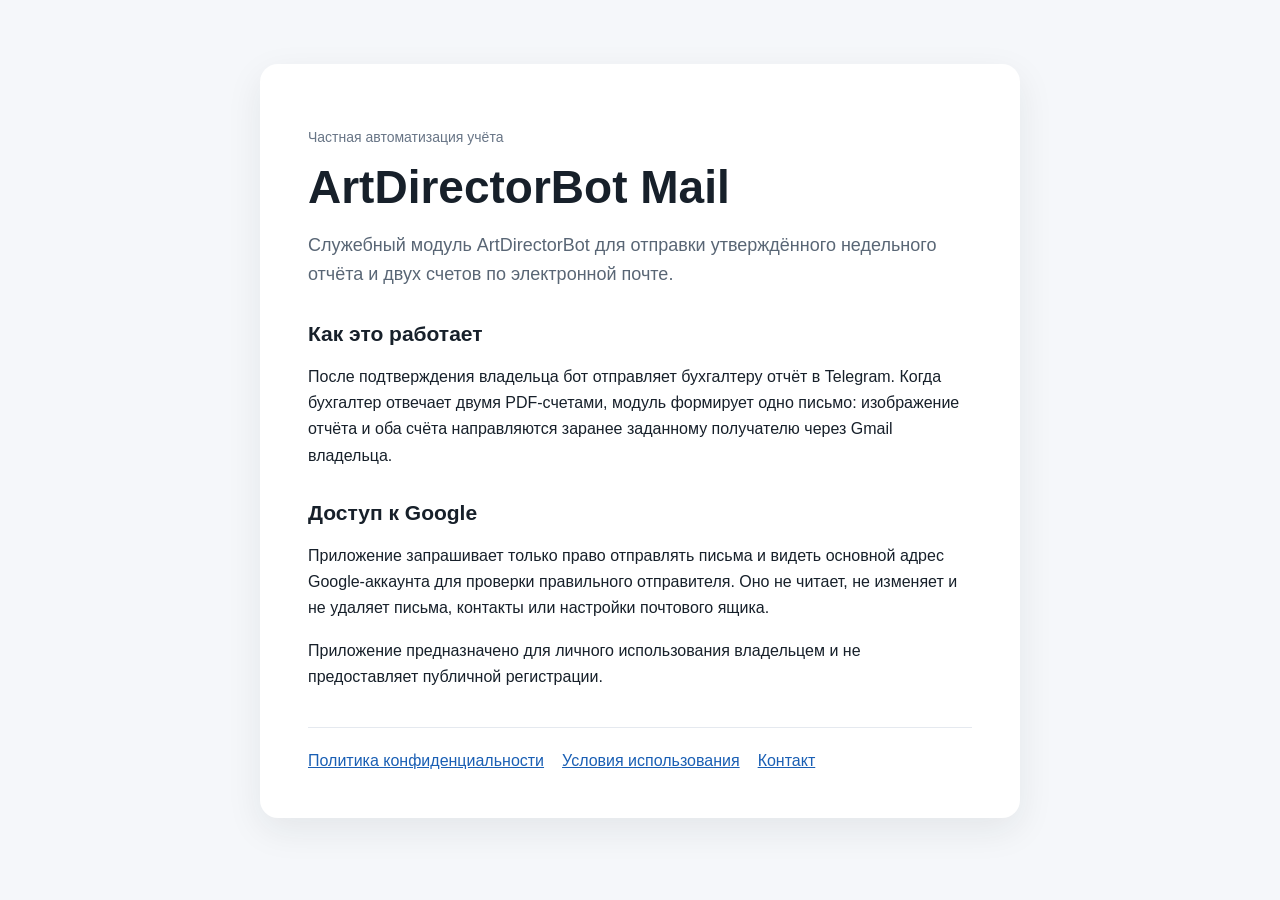
<file: index.html>
<!doctype html><html lang="ru"><head><meta charset="utf-8"><meta name="viewport" content="width=device-width,initial-scale=1"><title>ArtDirectorBot Mail</title><link rel="stylesheet" href="style.css"></head><body><main><p class="meta">Частная автоматизация учёта</p><h1>ArtDirectorBot Mail</h1><p class="kicker">Служебный модуль ArtDirectorBot для отправки утверждённого недельного отчёта и двух счетов по электронной почте.</p><h2>Как это работает</h2><p>После подтверждения владельца бот отправляет бухгалтеру отчёт в Telegram. Когда бухгалтер отвечает двумя PDF-счетами, модуль формирует одно письмо: изображение отчёта и оба счёта направляются заранее заданному получателю через Gmail владельца.</p><h2>Доступ к Google</h2><p>Приложение запрашивает только право отправлять письма и видеть основной адрес Google-аккаунта для проверки правильного отправителя. Оно не читает, не изменяет и не удаляет письма, контакты или настройки почтового ящика.</p><p>Приложение предназначено для личного использования владельцем и не предоставляет публичной регистрации.</p><nav><a href="privacy.html">Политика конфиденциальности</a><a href="terms.html">Условия использования</a><a href="mailto:zakatalovone@gmail.com">Контакт</a></nav></main></body></html>
</file>
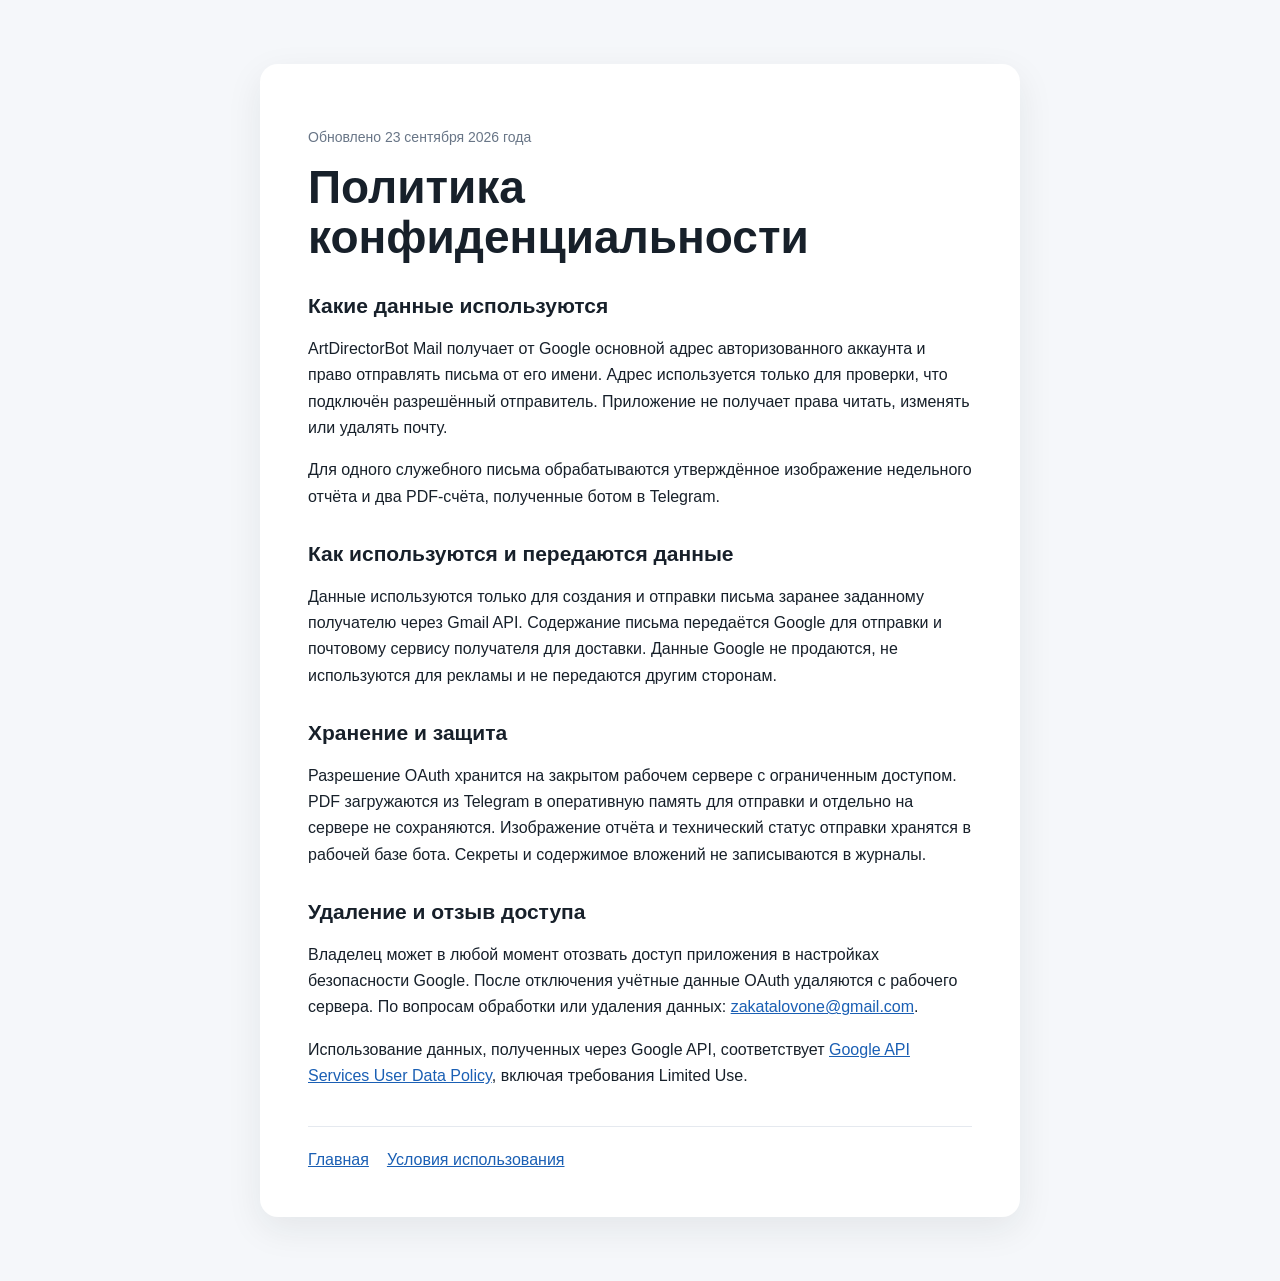
<file: privacy.html>
<!doctype html><html lang="ru"><head><meta charset="utf-8"><meta name="viewport" content="width=device-width,initial-scale=1"><title>Политика конфиденциальности — ArtDirectorBot Mail</title><link rel="stylesheet" href="style.css"></head><body><main><p class="meta">Обновлено 23 сентября 2026 года</p><h1>Политика конфиденциальности</h1><h2>Какие данные используются</h2><p>ArtDirectorBot Mail получает от Google основной адрес авторизованного аккаунта и право отправлять письма от его имени. Адрес используется только для проверки, что подключён разрешённый отправитель. Приложение не получает права читать, изменять или удалять почту.</p><p>Для одного служебного письма обрабатываются утверждённое изображение недельного отчёта и два PDF-счёта, полученные ботом в Telegram.</p><h2>Как используются и передаются данные</h2><p>Данные используются только для создания и отправки письма заранее заданному получателю через Gmail API. Содержание письма передаётся Google для отправки и почтовому сервису получателя для доставки. Данные Google не продаются, не используются для рекламы и не передаются другим сторонам.</p><h2>Хранение и защита</h2><p>Разрешение OAuth хранится на закрытом рабочем сервере с ограниченным доступом. PDF загружаются из Telegram в оперативную память для отправки и отдельно на сервере не сохраняются. Изображение отчёта и технический статус отправки хранятся в рабочей базе бота. Секреты и содержимое вложений не записываются в журналы.</p><h2>Удаление и отзыв доступа</h2><p>Владелец может в любой момент отозвать доступ приложения в настройках безопасности Google. После отключения учётные данные OAuth удаляются с рабочего сервера. По вопросам обработки или удаления данных: <a href="mailto:zakatalovone@gmail.com">zakatalovone@gmail.com</a>.</p><p>Использование данных, полученных через Google API, соответствует <a href="https://developers.google.com/terms/api-services-user-data-policy">Google API Services User Data Policy</a>, включая требования Limited Use.</p><nav><a href="index.html">Главная</a><a href="terms.html">Условия использования</a></nav></main></body></html>
</file>
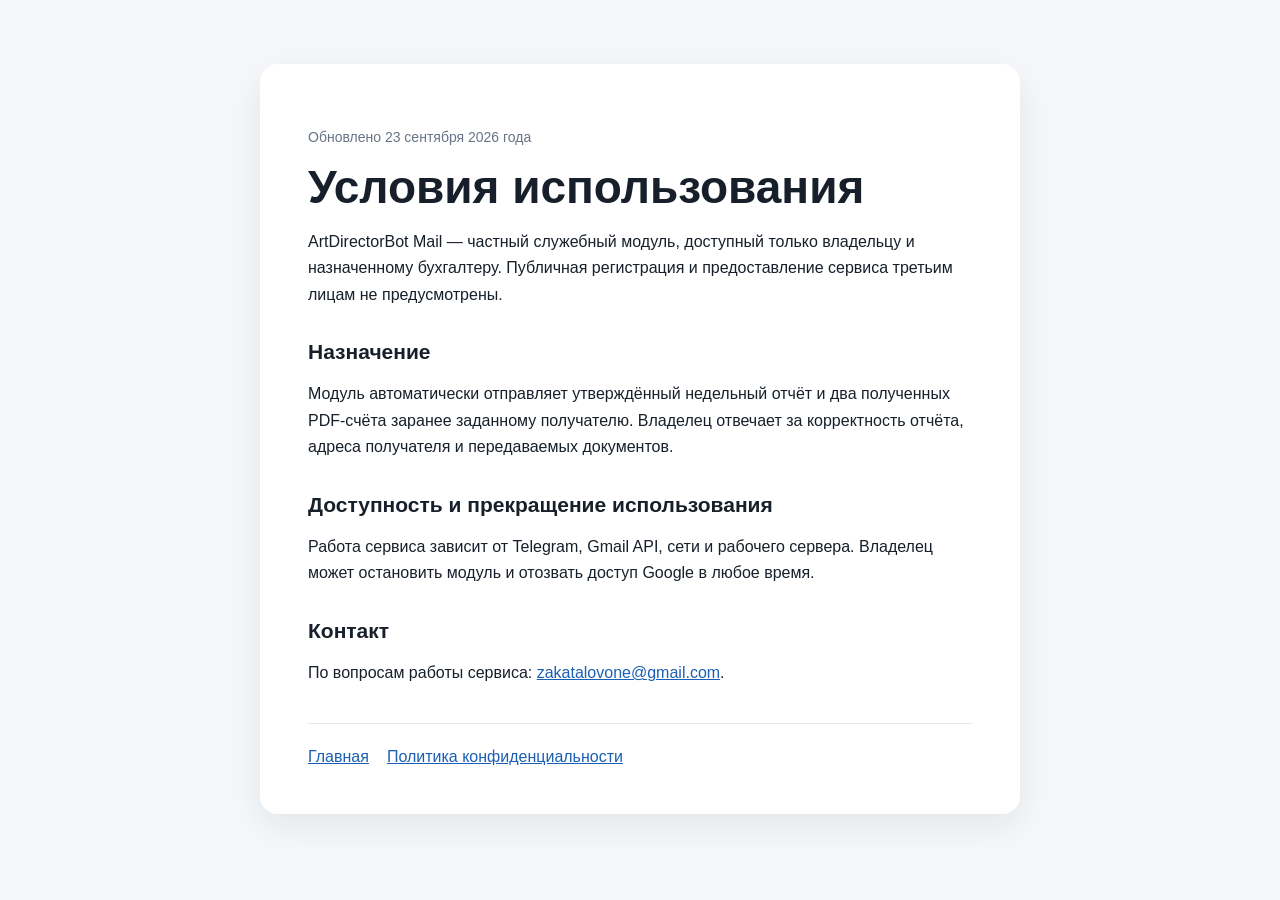
<file: terms.html>
<!doctype html><html lang="ru"><head><meta charset="utf-8"><meta name="viewport" content="width=device-width,initial-scale=1"><title>Условия использования — ArtDirectorBot Mail</title><link rel="stylesheet" href="style.css"></head><body><main><p class="meta">Обновлено 23 сентября 2026 года</p><h1>Условия использования</h1><p>ArtDirectorBot Mail — частный служебный модуль, доступный только владельцу и назначенному бухгалтеру. Публичная регистрация и предоставление сервиса третьим лицам не предусмотрены.</p><h2>Назначение</h2><p>Модуль автоматически отправляет утверждённый недельный отчёт и два полученных PDF-счёта заранее заданному получателю. Владелец отвечает за корректность отчёта, адреса получателя и передаваемых документов.</p><h2>Доступность и прекращение использования</h2><p>Работа сервиса зависит от Telegram, Gmail API, сети и рабочего сервера. Владелец может остановить модуль и отозвать доступ Google в любое время.</p><h2>Контакт</h2><p>По вопросам работы сервиса: <a href="mailto:zakatalovone@gmail.com">zakatalovone@gmail.com</a>.</p><nav><a href="index.html">Главная</a><a href="privacy.html">Политика конфиденциальности</a></nav></main></body></html>
</file>
<file: style.css>
:root { color-scheme: light; font-family: -apple-system, BlinkMacSystemFont, "Segoe UI", sans-serif; color: #17202a; background: #f5f7fa; }
* { box-sizing: border-box; }
body { margin: 0; }
main { width: min(760px, calc(100% - 32px)); margin: 64px auto; background: white; padding: 48px; border-radius: 18px; box-shadow: 0 12px 36px rgba(23,32,42,.08); }
h1 { margin: 0 0 12px; font-size: clamp(30px, 6vw, 46px); line-height: 1.08; }
h2 { margin-top: 32px; font-size: 21px; }
p, li { line-height: 1.65; }
.kicker { color: #596675; font-size: 18px; }
nav { display: flex; flex-wrap: wrap; gap: 18px; margin-top: 36px; padding-top: 24px; border-top: 1px solid #e5e9ef; }
a { color: #1a5fb4; }
.meta { color: #687586; font-size: 14px; }
@media (max-width: 600px) { main { margin: 20px auto; padding: 28px 22px; border-radius: 12px; } }
</file>
